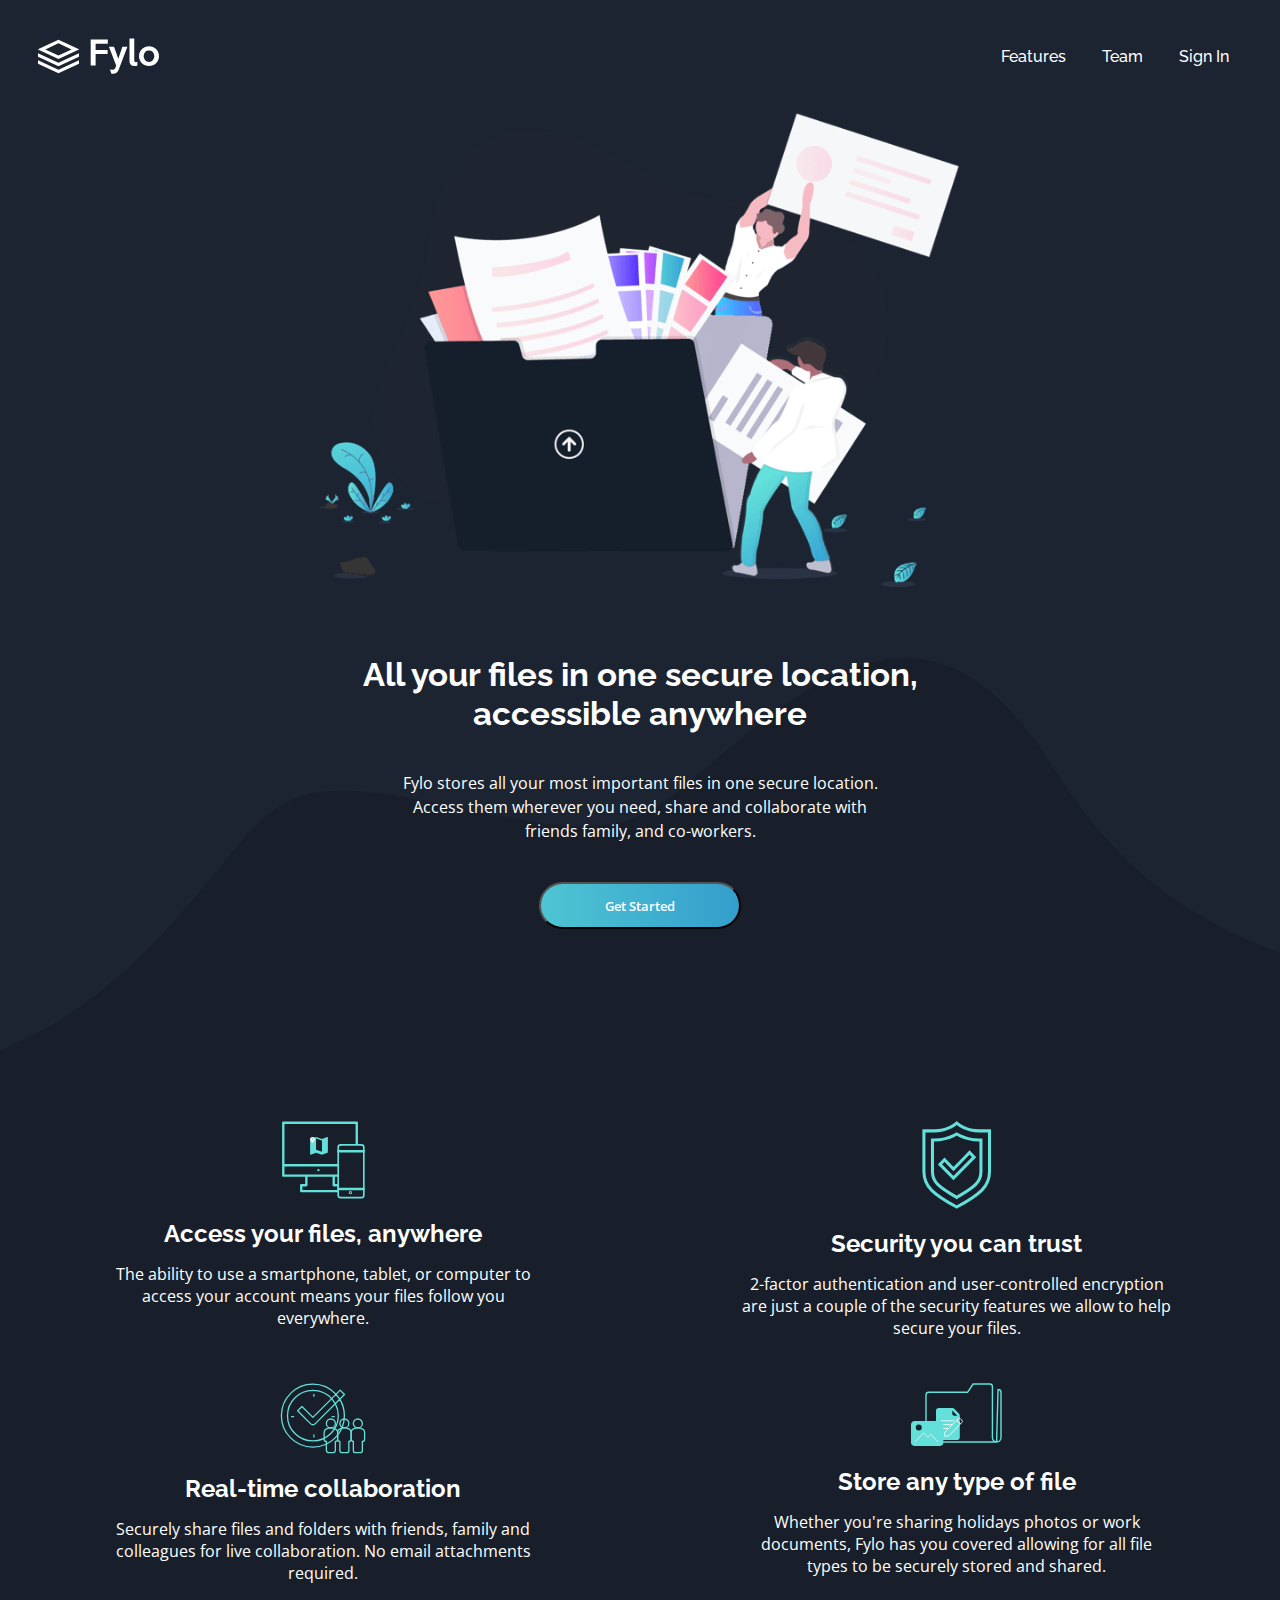
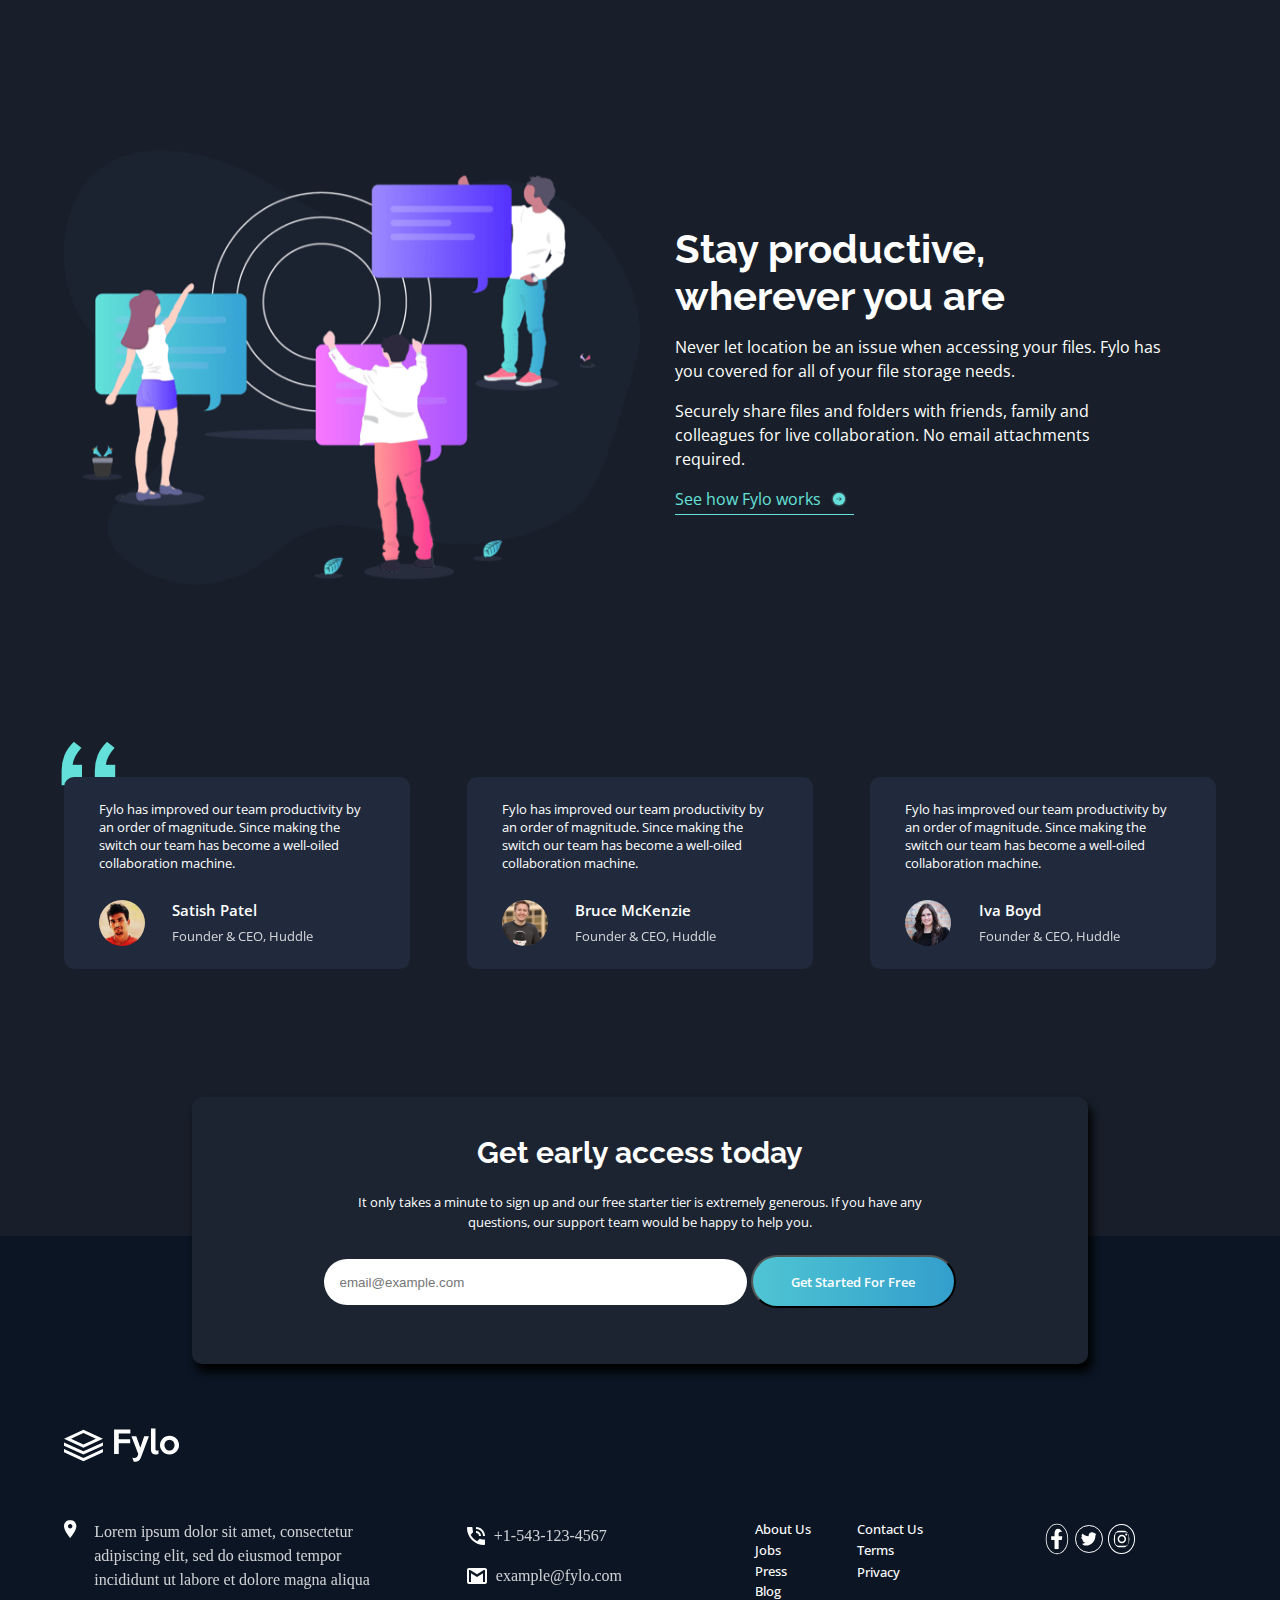
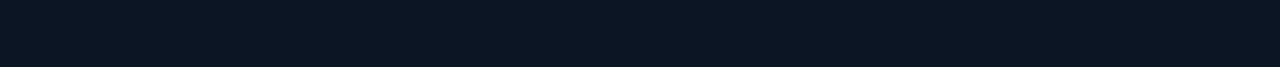
<file: index.html>
<!DOCTYPE html>
<html lang="en">
<head>
    <meta charset="UTF-8">
    <meta http-equiv="X-UA-Compatible" content="IE=edge">
    <meta name="viewport" content="width=device-width, initial-scale=1.0">
    <link rel="stylesheet" href="style.css">
    <title>Fylo Dark Theme Landing Page</title>
</head>
<body>
    <header>
        <img src="images/logo.svg" alt="">
        <div class="menu">
            <p>Features</p>
            <p>Team</p>
            <p>Sign In</p>
        </div>
    </header>

    <main>
        <section class="top">
            <img src="images/illustration-intro.png" alt="">
            <h1>All your files in one secure location, accessible anywhere</h1>
            <p>Fylo stores all your most important files in one secure location. Access them wherever you need, share and collaborate with friends family, and co-workers.</p>
            <button>Get Started</button>
        </section>

        <section class="grids">
            <div class="grid">
                <img src="images/icon-access-anywhere.svg" alt="">
                <h2>Access your files, anywhere</h2>
                <p>The ability to use a smartphone, tablet, or computer to access your account means your files follow you everywhere.</p>   
            </div>

            <div class="grid">
                <img src="images/icon-security.svg" alt="">
                <h2>Security you can trust</h2>
                <p>2-factor authentication and user-controlled encryption are just a couple of the security 
                    features we allow to help secure your files.</p>   
            </div>
            
            <div class="grid">
                <img src="images/icon-collaboration.svg" alt="">
                <h2>Real-time collaboration</h2>
                <p>Securely share files and folders with friends, family and colleagues for live collaboration. No email attachments required.</p>   
            </div>

            <div class="grid">
                <img src="images/icon-any-file.svg" alt="">
                <h2>Store any type of file</h2>
                <p>Whether you're sharing holidays photos or work documents, Fylo has you covered allowing for all file types to be securely stored and shared.</p>   
            </div>
        </section>

        <section class="middle">
            <img src="images/illustration-stay-productive.png" alt="" class="left">
            <div class="right">
                <h1>Stay productive, wherever you are</h1>
                <p>Never let location be an issue when accessing your files. Fylo has you covered for all of your file storage needs.</p>
                <p>Securely share files and folders with friends, family and colleagues for live collaboration. No email attachments required.</p>
               <div class="link">
                    <a href="#">See how Fylo works</a>
                    <svg width="16" height="16" xmlns="http://www.w3.org/2000/svg" xmlns:xlink="http://www.w3.org/1999/xlink"><defs><circle id="b" cx="6" cy="6" r="6"/><filter x="-25%" y="-25%" width="150%" height="150%" filterUnits="objectBoundingBox" id="a"><feOffset in="SourceAlpha" result="shadowOffsetOuter1"/><feGaussianBlur stdDeviation="1" in="shadowOffsetOuter1" result="shadowBlurOuter1"/><feColorMatrix values="0 0 0 0 0.384313725 0 0 0 0 0.878431373 0 0 0 0 0.850980392 0 0 0 0.811141304 0" in="shadowBlurOuter1"/></filter></defs><g fill="none" fill-rule="evenodd"><g transform="translate(2 2)"><use fill="#000" filter="url(#a)" xlink:href="#b"/><use fill="#62E0D9" xlink:href="#b"  class="arrow"/></g><path d="M8.582 6l-.363.35 1.452 1.4H5.333v.5h4.338L8.22 9.65l.363.35 2.074-2z" fill="#1B2330"/></g></svg>               
                </div>       
            </div>
        </section>

        <section class="flexs">
            <div class="flex">
                <p>Fylo has improved our team productivity by an order of magnitude. Since making the switch our team has become a well-oiled collaboration machine.</p>
                <div class="profile">
                    <img src="images/profile-1.jpg" alt="">
                    <p>Satish Patel</p>
                    <small>Founder & CEO, Huddle</small>
                </div> 
            </div>

            <div class="flex">
                <p>Fylo has improved our team productivity by an order of magnitude. Since making the switch our team has become a well-oiled collaboration machine.</p>
                <div class="profile">
                    <img src="images/profile-2.jpg" alt="">
                    <p>Bruce McKenzie</p>
                    <small>Founder & CEO, Huddle</small>
                </div> 
            </div>

            <div class="flex">
                <p>Fylo has improved our team productivity by an order of magnitude. Since making the switch our team has become a well-oiled collaboration machine.</p>
                <div class="profile">
                    <img src="images/profile-3.jpg" alt="">
                    <p>Iva Boyd</p>
                    <small>Founder & CEO, Huddle</small>
                </div> 
            </div>
        </section>

        <section class="bottom">
            <h1>Get early access today</h1>
            <p class="p">It only takes a minute to sign up and our free starter tier is extremely generous. If you have any questions, our support team would be happy to help you.</p>
            <input type="text" name="" id="email" placeholder="email@example.com">
            <button id="btn">Get Started For Free</button>
            <p class="error">Please enter a valid email address</p>
            
        </section>
    </main>

    <footer>
        <img src="images/logo.svg" alt="" class="logo">
        <div class="btm">
            <div class="info">
                <div class="plc">
                    <img src="images/icon-location.svg" alt="">
                    <p> Lorem ipsum dolor sit amet, consectetur adipiscing elit, sed do eiusmod tempor incididunt ut labore et dolore magna aliqua</p>
                </div> 
                
                <div class="nbr">
                    <img src="images/icon-phone.svg" alt="">
                    <p>+1-543-123-4567</p>
                </div>

                <div class="mail">
                    <img src="images/icon-email.svg" alt="">
                    <p>example@fylo.com</p>
                </div>
            </div>   
            
            <div class="list">
                <ul>
                    <li>About Us</li>
                    <li>Jobs</li>
                    <li>Press</li>
                    <li>Blog</li>
                </ul>
                <ul>
                    <li>Contact Us</li>
                    <li>Terms</li>
                    <li>Privacy</li>
                </ul>
            </div>

            <div class="logos">
                    <svg class="fb" xmlns="http://www.w3.org/2000/svg" viewBox="0 0 320 512"><!--! Font Awesome Pro 6.1.2 by @fontawesome - https://fontawesome.com License - https://fontawesome.com/license (Commercial License) Copyright 2022 Fonticons, Inc. --><path d="M279.14 288l14.22-92.66h-88.91v-60.13c0-25.35 12.42-50.06 52.24-50.06h40.42V6.26S260.43 0 225.36 0c-73.22 0-121.08 44.38-121.08 124.72v70.62H22.89V288h81.39v224h100.17V288z"/></svg>                
                    <svg class="tw" xmlns="http://www.w3.org/2000/svg" viewBox="0 0 512 512"><!--! Font Awesome Pro 6.1.2 by @fontawesome - https://fontawesome.com License - https://fontawesome.com/license (Commercial License) Copyright 2022 Fonticons, Inc. --><path d="M459.37 151.716c.325 4.548.325 9.097.325 13.645 0 138.72-105.583 298.558-298.558 298.558-59.452 0-114.68-17.219-161.137-47.106 8.447.974 16.568 1.299 25.34 1.299 49.055 0 94.213-16.568 130.274-44.832-46.132-.975-84.792-31.188-98.112-72.772 6.498.974 12.995 1.624 19.818 1.624 9.421 0 18.843-1.3 27.614-3.573-48.081-9.747-84.143-51.98-84.143-102.985v-1.299c13.969 7.797 30.214 12.67 47.431 13.319-28.264-18.843-46.781-51.005-46.781-87.391 0-19.492 5.197-37.36 14.294-52.954 51.655 63.675 129.3 105.258 216.365 109.807-1.624-7.797-2.599-15.918-2.599-24.04 0-57.828 46.782-104.934 104.934-104.934 30.213 0 57.502 12.67 76.67 33.137 23.715-4.548 46.456-13.32 66.599-25.34-7.798 24.366-24.366 44.833-46.132 57.827 21.117-2.273 41.584-8.122 60.426-16.243-14.292 20.791-32.161 39.308-52.628 54.253z"/></svg>                
                    <svg class="in" xmlns="http://www.w3.org/2000/svg" viewBox="0 0 448 512"><!--! Font Awesome Pro 6.1.2 by @fontawesome - https://fontawesome.com License - https://fontawesome.com/license (Commercial License) Copyright 2022 Fonticons, Inc. --><path d="M224.1 141c-63.6 0-114.9 51.3-114.9 114.9s51.3 114.9 114.9 114.9S339 319.5 339 255.9 287.7 141 224.1 141zm0 189.6c-41.1 0-74.7-33.5-74.7-74.7s33.5-74.7 74.7-74.7 74.7 33.5 74.7 74.7-33.6 74.7-74.7 74.7zm146.4-194.3c0 14.9-12 26.8-26.8 26.8-14.9 0-26.8-12-26.8-26.8s12-26.8 26.8-26.8 26.8 12 26.8 26.8zm76.1 27.2c-1.7-35.9-9.9-67.7-36.2-93.9-26.2-26.2-58-34.4-93.9-36.2-37-2.1-147.9-2.1-184.9 0-35.8 1.7-67.6 9.9-93.9 36.1s-34.4 58-36.2 93.9c-2.1 37-2.1 147.9 0 184.9 1.7 35.9 9.9 67.7 36.2 93.9s58 34.4 93.9 36.2c37 2.1 147.9 2.1 184.9 0 35.9-1.7 67.7-9.9 93.9-36.2 26.2-26.2 34.4-58 36.2-93.9 2.1-37 2.1-147.8 0-184.8zM398.8 388c-7.8 19.6-22.9 34.7-42.6 42.6-29.5 11.7-99.5 9-132.1 9s-102.7 2.6-132.1-9c-19.6-7.8-34.7-22.9-42.6-42.6-11.7-29.5-9-99.5-9-132.1s-2.6-102.7 9-132.1c7.8-19.6 22.9-34.7 42.6-42.6 29.5-11.7 99.5-9 132.1-9s102.7-2.6 132.1 9c19.6 7.8 34.7 22.9 42.6 42.6 11.7 29.5 9 99.5 9 132.1s2.7 102.7-9 132.1z"/></svg>            
            </div>
        </div>
    </footer>

    <script src="script.js"></script>
</body>
</html>
</file>
<file: style.css>
@import url('https://fonts.googleapis.com/css2?family=Open+Sans:wght@400;700&family=Raleway:wght@400;700&display=swap');

*{
    margin: 0;
    padding: 0;
    box-sizing: border-box;
}

:root{
    --Dark-Blue-intro-mail-bg: hsl(217, 28%, 15%);
    --Dark-Blue-main-bg: hsl(218, 28%, 13%);
    --Dark-Blue-footer-bg: hsl(216, 53%, 9%);
    --Dark-Blue-ts-bg: hsl(219, 30%, 18%);
    --Cyan : hsl(176, 68%, 64%);
    --Blue : hsl(198, 60%, 50%);
    --Light-Red: hsl(0, 100%, 63%);
    --White: hsl(0, 0%, 100%);
}

header{
    padding: 3%;
    background-color: var(--Dark-Blue-intro-mail-bg);
    color: var(--White);
    display: flex;
    align-items: center;
    justify-content: space-between;
    font-family: "raleway", sans-serif;
    font-weight: 500;
}

header img{
    width: 10%;
}

header .menu {
    width: 20%;
    display: flex;
    gap: 15%;
}

header .menu p:hover{
    font-weight: 600;
    text-decoration: underline;
    cursor: pointer;
}

main{
    background-color: var(--Dark-Blue-main-bg);
}

main p{
    font-family: "open sans";
}

main h1,h2{
    font-family: "raleway";
}

main section{
    margin-bottom: 5%;
}

main .top{
    background-image: url("images/bg-curvy-desktop.svg");
    background-repeat: no-repeat;
    background-position: 60% 110%;
    background-color: var(--Dark-Blue-intro-mail-bg);
    text-align: center;
    color: var(--White);
}

main .top img{
    width: 50%;
}

main .top h1{
    font-family: "raleway",sans-serif;
    margin: 5% 25% 3% 25%;
    font-size: 33px;
}

main .top p{
    padding: 0 31%;
    line-height: 1.5em;
    margin-bottom: 3%;
}

main .top button{
    color: var(--White);
    font-family: "open sans";
    font-weight: 600;
    background: linear-gradient(to right,#4fc5d3 , var(--Blue));
    padding: 1% 5%;
    border-radius: 30px;
    margin-bottom: 10%;
}

main .grids{
    color: var(--White);
    padding: 0 5%;
    display: grid;
    gap: 10%;
    grid-template-columns: repeat(2,1fr);
    grid-template-rows: repeat(2,1fr);
}

main .grids .grid{
    text-align: center;
}

main .grid h2{
    font-family: "raleway",sans-serif;
    margin: 3% 0;
}

main .grid p{
    padding: 0 8%;
}

main .middle{
    display: flex;
    align-items: center;
    gap: 3%;
    margin-top: 10%;
    padding: 5%;
}

main .middle .left{
    width: 50%;
}

main .middle .right{
    color: var(--White);
}

main .middle h1{
    margin-bottom: 3%;
    font-size: 40px;
    padding-right: 30%;
}

main .middle p{
    line-height: 1.5em;
    margin-bottom: 3%;
    padding-right: 10%;
}

main .middle .link{
    display: flex;
    align-items: center;
    gap: 2%;
}

main .middle .link a{
    color: var(--Cyan);
    text-decoration: none;
    font-family: "open sans";
}

main .link::after{
    content: "";
    width: 14%;
    height: 1px;
    background-color: var(--Cyan);
    position: absolute;
    margin-top: 2.5%;
}

main .middle .link a:hover{
    color: var(--White);
}

main .link:hover::after{
    background-color: var(--White);
}

main .link:hover .arrow{
    fill: var(--White);
}


main .flexs{
    display: flex;
    gap: 5%;
    padding: 5%;
    background-image: url("images/bg-quotes.png");
    background-repeat: no-repeat;
    background-position: 5% 10%;
}

main .flexs .flex{
    width: 30%;
    background-color: var(--Dark-Blue-ts-bg);
    color: var(--White);
    padding: 2% 3%;
    border-radius: 10px;
}

main .flex p{
    font-size: 13px;
}

main .flex .profile{
    margin-top: 10%;
    display: grid;
    grid-template-columns: .5fr 1fr;
    grid-template-rows: 1fr;
}

main .profile img{
    width: 50%;
    border-radius: 50%;
}

main .profile p{
    font-size: 15px;
    grid-row: 1/2;
    grid-column: 2/3;
    margin-left: -10%;
    font-weight: 600;
}

main .profile small{
    margin-top: 15%;
    grid-row: 1/2;
    grid-column: 2/3;
    margin-left: -10%;
    font-family: "open sans";

    opacity: 0.8;
}

main .bottom{
    position: relative;
    z-index: 1;
    background-color: var(--Dark-Blue-intro-mail-bg);
    border-radius: 10px;
    width: 70%;
    margin: 0 auto;
    color: var(--White);
    padding: 3% 5%;
    box-shadow: 4px 8px 10px black;
    text-align: center;
}

main .bottom h1{
    font-size: 30px;
}

main .bottom .p{
    margin: 3% 0;
    font-size: 13px;
    padding: 0 10%;
    line-height: 1.5em;
}

main .bottom input{
    padding: 2% 30% 2% 2%;
    border-radius: 30px;
    border: none;
    margin-bottom: -15%;
}

main .bottom button{
    color: var(--White);
    font-family: "open sans";
    background: linear-gradient(to right,#4fc5d3 , var(--Blue));
    padding: 2% 5%;
    border-radius: 30px;
    font-weight: 600;
}

main button:hover{
    background: #8cdae4;
    cursor: pointer;
}

.error{
    color: var(--Light-Red);
    text-align: left;
    opacity: 0;
    margin-top: 0;
    font-size: 13px;
    padding: 0 10%;
}

footer{
    background-color: var(--Dark-Blue-footer-bg);
    margin-top: -10%;
    padding-top: 15%;
    padding: 15% 5% 5% 5%;
    color: var(--White);
}

footer p{
    opacity: 0.8;
}

footer .logo{
    width: 10%;
    display: block;
    margin-bottom: 5%;
}

footer .btm{
    display: flex;
    align-items: flex-start;
    gap: 5%;
}

footer .info{
    width: 50%;
    display: grid;
    gap: 10%;
    grid-template-columns: 1fr 0.5fr;
    grid-template-rows: repeat(2,1fr);
    margin-right: 5%;
}

footer .info .plc{
    display: flex;
    align-items: flex-start;
    gap: 5%;
    grid-row: 1/3;
    grid-column: 1/2;
    line-height: 1.5em;
}

footer .info .nbr, footer .info .mail{
    display: flex;
    align-items: center;
    gap: 5%;
}

footer .list{
    width: 20%;
    display: flex;
}

footer ul {
    margin-right: 20%;
}

footer .list li{
    list-style: none;
    font-family: "open sans";
    font-size: 13px;
    font-weight: 500;
    margin-bottom: 5%;
}

footer .list li:hover{   
    font-weight: 600;
    opacity: 1;
    cursor: pointer;
}

footer .logos{
    display: flex;
    align-items: center;
    justify-content: right;
    width: 8%;
    gap: 5%;
}

footer .logos svg{
    border: 1px solid white;
    border-radius: 50%;
    padding: 5%;
}

.fb{
    transform: scale(0.8);
}

footer .logos svg path{
    fill: var(--White);
}

footer .logos svg:hover path{
    cursor: pointer;
    fill: var(--Cyan);
}

footer .logos svg:hover{
    cursor: pointer;
    border: 1px solid var(--Cyan);
}

@media screen and (max-width:375px) {
    header{
        padding: 5%;
        justify-content: right;
        gap: 20%;
    }
    
    header img{
        width: 20%;
    }
    
    header .menu {
        width: 60%;
        font-size: 13px;
    }
    
    main section{
        margin-bottom: 10%;
    }
    
    main .top{
        background-image: url("images/bg-curvy-mobile.svg");
        background-repeat: no-repeat;
        background-position: 60% 110%;
        background-color: var(--Dark-Blue-intro-mail-bg);
        padding-top: 10%;
    }
    
    main .top img{
        width: 60%;
    }
    
    main .top h1{
        margin: 5%;
        font-size: 25px;
        line-height: 1.5em;
    }
    
    main .top p{
        padding: 0 5%;
        margin-bottom: 5%;
    }
    
    main .top button{
        padding: 3% 20%;
        border: transparent;
    }
    
    main .grids{
        display: flex;
        flex-direction: column;
    }
    
    main .grid p{
        padding: 0%;
        margin-bottom: 20%;
    }
    
    main .middle{
        display: flex;
        flex-direction: column;
        padding: 0 5%;
        margin-bottom: 15%;
    }
    
    main .middle .left{
        width: 100%;
    }
    
    main .middle h1{
        margin: 5% 0;
        font-size: 20px;
        padding-right: 0%;
    }
    
    main .middle p{
        line-height: 1.5em;
        margin-bottom: 5%;
        padding-right: 0%;
        font-size: 15px;
    }
    
    main .link::after{
        content: "";
        width: 45%;
        height: 2px;
        position: absolute;
        margin-top: 7%;
    }
    
    main .flexs{
        flex-direction: column;
        padding: 5%;
        background-image: url("images/bg-quotes.png");
        background-repeat: no-repeat;
        background-size: 10%;
        background-position: 10% 0%;
    }
    
    main .flexs .flex{
        width: 90%;
        margin: auto;
        margin-bottom: 5%;
        padding: 5%;
    }
    
    main .flex p{
        font-size: 12px;
        opacity: 0.9;
    }
    
    main .profile img{
        width: 40%;
    }
    
    main .profile p{
        font-size: 13px;
        margin-left: -15%;
    }
    
    main .profile small{
        margin-top: 13%;
        font-size: 12px;
        margin-left: -15%;
    }
    
    main .bottom{
        width: 90%;
        padding: 5%;
    }
    
    main .bottom h1{
        font-size: 25px;
    }
    
    main .bottom .p{
        margin: 5% 0;
        padding: 0 5%;
    }
    
    main .bottom input{
        display: block;
        padding: 2% 42% 2% 5%;
        margin: 5% 0;
    }
    
    main .bottom button{
        display: block;
        padding: 4% 0;
        width: 100%;
        border: transparent;
    }
    
    .error{
        padding: 5%;
    }
    
    footer{
        margin-top: -40%;
        padding-top: 40%;
        padding: 55% 10% 5% 10%;
    }
    
    footer .logo{
        width: 30%;
        margin-bottom: 10%;
    }
    
    footer .btm{
        display: flex;
        flex-direction: column;
        align-items: flex-start;
        gap: 30%;
    }
    
    footer .info{
        width: 100%;
        display: flex;
        flex-direction: column;
        margin-right: 0%;
        margin-bottom: 10%;
    }
    
    footer .info .plc, footer .info .nbr, footer .info .mail{
        margin-bottom: 5%;
    }
    
    footer .list{
        width: 100%;
        flex-direction: column;
        gap: 5%;
    }

    footer ul{
        margin-bottom: 5%;
    }
    
    footer .list li{
        list-style: none;
        font-weight: 500;
        margin-bottom: 5%;
    }
    
    footer .logos{
        margin: 5% auto;
        width: 30%;
    }
}
</file>
